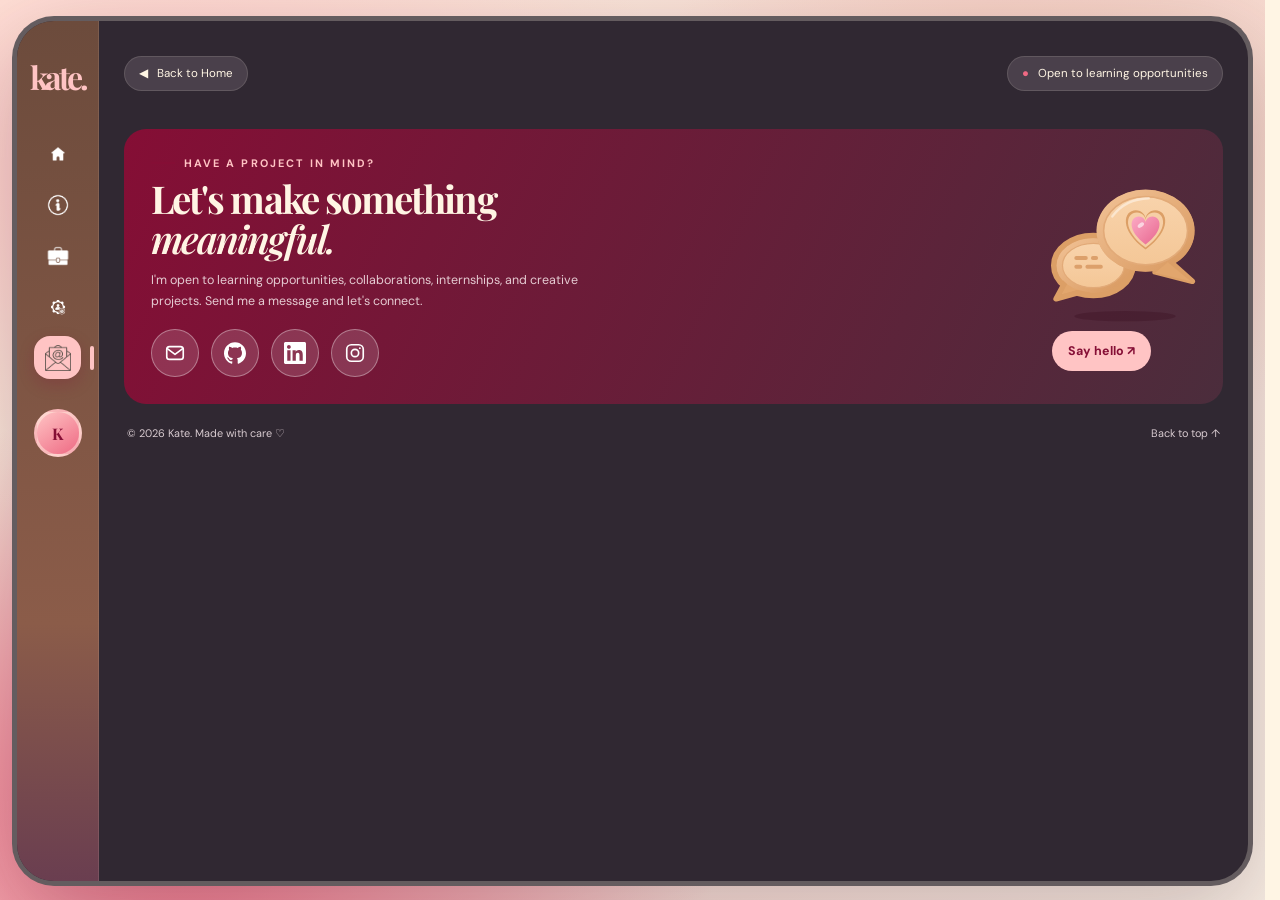
<file: contact.html>
<!doctype html>
<html lang="en">
  <head>
    <meta charset="UTF-8" />
    <meta name="viewport" content="width=device-width, initial-scale=1.0" />
    <meta name="theme-color" content="#850e35" />
    <meta
      name="description"
      content="Kate Tiffany Q. Bautista — UI/UX Designer and Developer portfolio."
    />
    <title>Contact — Kate Tiffany Q. Bautista</title>
    <link rel="preconnect" href="https://fonts.googleapis.com" />
    <link
      href="https://fonts.googleapis.com/css2?family=DM+Sans:wght@400;500;600;700&family=Playfair+Display:ital,wght@0,600;0,700;1,600;1,700&display=swap"
      rel="stylesheet"
    />
    <link
      href="https://fonts.googleapis.com/css2?family=Quicksand:wght@500;600&display=swap"
      rel="stylesheet"
    />
    <script>
      /* browsers without cross-page view transitions get a CSS/JS fade fallback (see portfolio.css) */
      if (!("CSSViewTransitionRule" in window)) document.documentElement.classList.add("no-vt");
    </script>
    <link rel="stylesheet" href="portfolio.css" />
    <style>
      .social-links { display: flex; align-items: center; gap: 12px; flex-wrap: wrap; }
      .social-icon {
        display: inline-flex; align-items: center; justify-content: center;
        width: 48px; height: 48px; border-radius: 50%;
        color: #fff; background: rgba(255, 255, 255, 0.14);
        border: 1px solid rgba(255, 255, 255, 0.35);
        transition: transform 0.2s ease, background 0.2s ease, color 0.2s ease;
      }
      .social-icon svg { width: 22px; height: 22px; }
      .social-icon:hover { background: #f6c9d8; color: #850e35; transform: translateY(-3px); }
      .social-icon:focus-visible { outline: 3px solid #e8a1ba; outline-offset: 3px; }

      /* CHAT-BUBBLE ANIMATION (replaces the big ✳ in the contact card).
         It rests in its idle pose; click / tap it to play: tap the heart -> bounce, once. */
      .contact-card.has-chat:after { content: none; }
      .contact-actions.with-chat { display: flex; flex-direction: column; align-items: center; gap: 4px; }
      .chat-anim {
        --chat-shift: 24px;                         /* nudge to the right */
        background: none; border: 0; padding: 0; margin: 0; cursor: pointer;
        width: 190px; max-width: 100%; line-height: 0;
        transform: translateX(var(--chat-shift));
        -webkit-tap-highlight-color: transparent;
      }
      .chat-anim:focus-visible { outline: 3px solid #e8a1ba; outline-offset: 4px; border-radius: 16px; }
      .chat-anim svg { width: 100%; height: auto; overflow: visible; display: block; transition: transform 0.2s ease; }
      .chat-anim:hover svg { transform: translateY(-3px); }
      .cb-float, .cb-jump, .cb-heart, .cb-spark, .cb-shadow { transform-box: fill-box; }
      @media (max-width: 600px) { .chat-anim { width: 150px; --chat-shift: 14px; } }

      /* resting state: gentle float only */
      .cb-float  { animation: cbFloat 3s ease-in-out infinite; }
      .cb-jump   { transform-origin: 50% 100%; }
      .cb-heart, .cb-spark, .cb-shadow { transform-origin: 50% 50%; }
      .cb-spark, .cb-motion, .cb-dust { opacity: 0; }
      .cb-shadow { opacity: 0.35; }

      /* played once per click: starts just before the heart pops */
      .chat-anim.is-playing .cb-jump   { animation: cbJump 6s ease-in-out -2.5s 1 both; }
      .chat-anim.is-playing .cb-heart  { animation: cbHeart 6s ease-in-out -2.5s 1 both; }
      .chat-anim.is-playing .cb-spark  { animation: cbSpark 6s ease-out -2.5s 1 both; }
      .chat-anim.is-playing .cb-motion { animation: cbMotion 6s ease-in-out -2.5s 1 both; }
      .chat-anim.is-playing .cb-dust   { animation: cbDust 6s ease-out -2.5s 1 both; }
      .chat-anim.is-playing .cb-shadow { animation: cbShadow 6s ease-in-out -2.5s 1 both; }

      @keyframes cbFloat { 0%, 100% { transform: translateY(0); } 50% { transform: translateY(-3px); } }
      @keyframes cbJump {
        0%, 56% { transform: translateY(0) scale(1, 1); }
        59%     { transform: translateY(2px) scale(1.05, 0.94); }
        64%     { transform: translateY(-26px) scale(0.96, 1.05); }
        70%     { transform: translateY(0) scale(1.06, 0.93); }
        74%     { transform: translateY(-9px) scale(0.99, 1.02); }
        78%     { transform: translateY(0) scale(1.03, 0.97); }
        82%, 100% { transform: translateY(0) scale(1, 1); }
      }
      @keyframes cbHeart {
        0%, 46% { transform: scale(1); } 49% { transform: scale(0.84); }
        53% { transform: scale(1.12); } 57%, 100% { transform: scale(1); }
      }
      @keyframes cbSpark {
        0%, 48% { opacity: 0; transform: scale(0.7); }
        51% { opacity: 1; transform: scale(1); }
        58%, 100% { opacity: 0; transform: scale(1.18); }
      }
      @keyframes cbMotion { 0%, 60% { opacity: 0; } 63%, 67% { opacity: 1; } 72%, 100% { opacity: 0; } }
      @keyframes cbDust   { 0%, 68% { opacity: 0; } 71% { opacity: 1; } 78%, 100% { opacity: 0; } }
      @keyframes cbShadow {
        0%, 56% { transform: scale(1); opacity: 0.35; } 64% { transform: scale(0.6); opacity: 0.18; }
        70% { transform: scale(1.08); opacity: 0.42; } 74% { transform: scale(0.85); opacity: 0.28; }
        78%, 100% { transform: scale(1); opacity: 0.35; }
      }
      @media (prefers-reduced-motion: reduce) {
        .cb-float, .chat-anim.is-playing .cb-jump, .chat-anim.is-playing .cb-heart,
        .chat-anim.is-playing .cb-spark, .chat-anim.is-playing .cb-motion, .chat-anim.is-playing .cb-dust,
        .chat-anim.is-playing .cb-shadow { animation: none; }
        .chat-anim svg { transition: none; }
      }
    </style>
  </head>
  <body id="top" data-page="contact">
    <div class="dashboard">
      <aside class="sidebar" aria-label="Portfolio navigation">
        <div class="sidebar-inner">
          <a class="logo" href="index.html" data-section="home" aria-label="Home">kate.</a>
          <nav class="side-nav">
            <a href="index.html" data-section="home" aria-label="Home" title="Home"><img src="Home.png" alt="" /></a>
            <a href="about.html" data-section="about" aria-label="About" title="About"><img src="About.png" alt="" /></a>
            <a href="work.html" data-section="work" aria-label="Work" title="Work"><img src="Work.png" alt="" /></a>
            <a href="skills.html" data-section="skills" aria-label="Skills" title="Skills"><img src="Skills.png" alt="" /></a>
            <a class="active" aria-current="page" href="contact.html" data-section="contact" aria-label="Contact" title="Contact"><img src="Contact.png" alt="" /></a>
          </nav>
          <div class="avatar-mini" aria-label="Kate initials">K</div>
        </div>
      </aside>

      <main class="content">
        <div class="content-top">
          <a class="back-link" href="index.html" data-section="home"
            >◀ &nbsp; Back to Home</a
          >
          <span class="status-pill"
            ><span>●</span> Open to learning opportunities</span
          >
        </div>

        <section id="contact" class="section-block">
          <div class="contact-card has-chat reveal">
            <div>
              <div class="eyebrow" style="color: var(--blush)">
                Have a project in mind?
              </div>
              <h2>Let's make something <em>meaningful.</em></h2>
              <p>
                I'm open to learning opportunities, collaborations, internships,
                and creative projects. Send me a message and let's connect.
              </p>
              <div class="social-links" style="margin-top: 16px">
                <a class="social-icon" href="mailto:katetiffanybautista@gmail.com" aria-label="Email Kate" title="Email">
                  <svg viewBox="0 0 24 24" fill="none" stroke="currentColor" stroke-width="1.8" stroke-linecap="round" stroke-linejoin="round" aria-hidden="true"><rect x="3" y="5" width="18" height="14" rx="3"/><path d="m4 7.5 8 6 8-6"/></svg>
                </a>
                <a class="social-icon" href="https://github.com/katetiffanyquintobautista-cmd/" target="_blank" rel="noopener noreferrer" aria-label="Kate on GitHub" title="GitHub">
                  <svg viewBox="0 0 24 24" fill="currentColor" aria-hidden="true"><path d="M12 .297c-6.63 0-12 5.373-12 12 0 5.303 3.438 9.8 8.205 11.385.6.113.82-.258.82-.577 0-.285-.01-1.04-.015-2.04-3.338.724-4.042-1.61-4.042-1.61C4.422 18.07 3.633 17.7 3.633 17.7c-1.087-.744.084-.729.084-.729 1.205.084 1.838 1.236 1.838 1.236 1.07 1.835 2.809 1.305 3.495.998.108-.776.417-1.305.76-1.605-2.665-.3-5.466-1.332-5.466-5.93 0-1.31.465-2.38 1.235-3.22-.135-.303-.54-1.523.105-3.176 0 0 1.005-.322 3.3 1.23.96-.267 1.98-.399 3-.405 1.02.006 2.04.138 3 .405 2.28-1.552 3.285-1.23 3.285-1.23.645 1.653.24 2.873.12 3.176.765.84 1.23 1.91 1.23 3.22 0 4.61-2.805 5.625-5.475 5.921.42.36.81 1.096.81 2.22 0 1.606-.015 2.896-.015 3.286 0 .315.21.69.825.57C20.565 22.092 24 17.592 24 12.297c0-6.627-5.373-12-12-12"/></svg>
                </a>
                <a class="social-icon" href="https://www.linkedin.com/in/YOUR-USERNAME/" target="_blank" rel="noopener noreferrer" aria-label="Kate on LinkedIn" title="LinkedIn">
                  <svg viewBox="0 0 24 24" fill="currentColor" aria-hidden="true"><path d="M20.447 20.452h-3.554v-5.569c0-1.328-.027-3.037-1.852-3.037-1.853 0-2.136 1.445-2.136 2.939v5.667H9.351V9h3.414v1.561h.046c.477-.9 1.637-1.85 3.37-1.85 3.601 0 4.267 2.37 4.267 5.455v6.286zM5.337 7.433c-1.144 0-2.063-.926-2.063-2.065 0-1.138.92-2.063 2.063-2.063 1.14 0 2.064.925 2.064 2.063 0 1.139-.925 2.065-2.064 2.065zm1.782 13.019H3.555V9h3.564v11.452zM22.225 0H1.771C.792 0 0 .774 0 1.729v20.542C0 23.227.792 24 1.771 24h20.451C23.2 24 24 23.227 24 22.271V1.729C24 .774 23.2 0 22.222 0h.003z"/></svg>
                </a>
                <a class="social-icon" href="https://www.instagram.com/rable_tiff/" target="_blank" rel="noopener noreferrer" aria-label="Kate on Instagram" title="Instagram">
                  <svg viewBox="0 0 24 24" fill="none" stroke="currentColor" stroke-width="1.8" stroke-linecap="round" stroke-linejoin="round" aria-hidden="true"><rect x="3" y="3" width="18" height="18" rx="5"/><circle cx="12" cy="12" r="4"/><circle cx="17.3" cy="6.7" r="1" fill="currentColor" stroke="none"/></svg>
                </a>
              </div>
            </div>
            <div class="contact-actions with-chat">
              <button type="button" class="chat-anim" id="chatAnim" aria-label="Click to play the chat bubble animation" title="Click me!">
                <svg viewBox="0 0 240 210" aria-hidden="true">
                  <defs>
                    <linearGradient id="cbRim" x1="0" y1="0" x2="1" y2="1"><stop offset="0" stop-color="#f2c397"/><stop offset="1" stop-color="#d7975d"/></linearGradient>
                    <linearGradient id="cbFace" x1="0" y1="0" x2="0" y2="1"><stop offset="0" stop-color="#f8d3ab"/><stop offset="1" stop-color="#f4c797"/></linearGradient>
                    <linearGradient id="cbPink" x1="0" y1="0" x2="1" y2="1"><stop offset="0" stop-color="#fbaac4"/><stop offset="1" stop-color="#e8668f"/></linearGradient>
                    <path id="cbHeartShape" d="M0 14 C-22 -2 -18 -18 -8 -18 C-3 -18 0 -14 0 -11 C0 -14 3 -18 8 -18 C18 -18 22 -2 0 14 Z"/>
                  </defs>

                  <ellipse class="cb-shadow" cx="120" cy="196" rx="64" ry="6.5" fill="#3a0f22"/>

                  <g class="cb-jump"><g class="cb-float">
                    <!-- back bubble -->
                    <g fill="url(#cbRim)" stroke="#dc9f66" stroke-width="7" stroke-linejoin="round">
                      <ellipse cx="80" cy="132" rx="50" ry="38"/><polygon points="46,150 33,174 76,162" fill="#e2a66d"/>
                    </g>
                    <ellipse cx="80" cy="132" rx="46" ry="34" fill="url(#cbRim)"/>
                    <ellipse cx="80" cy="132" rx="39" ry="28" fill="url(#cbFace)" stroke="#e2aa78" stroke-width="1.5"/>
                    <g fill="#dca06b"><rect x="56" y="120" width="17" height="5" rx="2.5"/><rect x="77" y="120" width="9" height="5" rx="2.5"/><rect x="56" y="131" width="10" height="5" rx="2.5"/><rect x="70" y="131" width="22" height="5" rx="2.5"/></g>
                    <!-- front bubble -->
                    <g fill="url(#cbRim)" stroke="#dc9f66" stroke-width="7" stroke-linejoin="round">
                      <ellipse cx="146" cy="88" rx="58" ry="48"/><polygon points="176,126 205,152 158,140" fill="#e2a66d"/>
                    </g>
                    <ellipse cx="146" cy="88" rx="62" ry="52" fill="url(#cbRim)"/>
                    <polygon points="174,128 203,152 158,141" fill="#e2a66d"/>
                    <ellipse cx="146" cy="88" rx="53" ry="43" fill="url(#cbFace)" stroke="#e2aa78" stroke-width="2"/>
                    <path d="M104 70 Q120 48 150 47" fill="none" stroke="#fff" stroke-opacity=".45" stroke-width="3" stroke-linecap="round"/>
                    <g transform="translate(146 90)">
                      <g class="cb-heart">
                        <use href="#cbHeartShape" transform="scale(1.55)" fill="#dc9f66"/>
                        <use href="#cbHeartShape" transform="scale(1.38)" fill="#f6cfa6"/>
                        <use href="#cbHeartShape" transform="scale(1.1)" fill="url(#cbPink)"/>
                        <ellipse cx="-6" cy="-9" rx="4.5" ry="2.6" transform="rotate(-35 -6 -9)" fill="#fff" fill-opacity=".6"/>
                      </g>
                    </g>
                  </g></g>

                  <!-- sparkle lines when clicked -->
                  <g class="cb-spark" stroke="#8b6a58" stroke-width="2.4" stroke-linecap="round" fill="none">
                    <path d="M96 38 l-8 -6 M104 30 l-3 -9 M88 48 l-10 -2"/>
                    <path d="M196 36 l7 -7 M188 28 l2 -9 M204 46 l10 -1"/>
                  </g>


                  <!-- motion lines + dust when it bounces -->
                  <g class="cb-motion" stroke="#8b6a58" stroke-width="2.2" stroke-linecap="round" fill="none">
                    <path d="M82 30 q-9 9 -7 22 M92 22 q-8 6 -8 14"/>
                    <path d="M214 38 q9 8 6 22 M204 28 q8 5 9 13"/>
                  </g>
                  <g class="cb-dust" stroke="#8b6a58" stroke-width="2.2" stroke-linecap="round" fill="none">
                    <path d="M64 192 q-9 -4 -14 2 M74 186 q-5 -8 -12 -6"/>
                    <path d="M176 192 q9 -4 14 2 M166 186 q5 -8 12 -6"/>
                  </g>
                </svg>
              </button>
              <a
                class="btn"
                id="emailButton"
                href="mailto:katetiffanybautista@gmail.com?subject=Hello%20Kate"
                >Say hello ↗</a
              >
            </div>
          </div>
        </section>

        <footer>
          <span>© <span id="year"></span> Kate. Made with care ♡</span
          ><a href="#top">Back to top ↑</a>
        </footer>
      </main>
    </div>
    <div class="hello-modal" id="helloModal" role="dialog" aria-modal="true" aria-labelledby="helloTitle" aria-hidden="true">
      <div class="hello-box" id="helloBox">
        <button type="button" class="hello-close" id="helloClose" aria-label="Close">&times;</button>

        <form class="hello-form" id="helloForm" novalidate>
          <p class="hello-eyebrow">Say hello</p>
          <h3 id="helloTitle">Leave me a <em>little note.</em></h3>
          <p class="hello-sub">A letter, a kind word, or an idea — I'd love to read it.</p>

          <span class="hello-label">I'm sending a…</span>
          <div class="hello-kinds" role="radiogroup" aria-label="Type of message">
            <span><input type="radio" name="kind" id="kind1" value="Letter" checked /><label for="kind1">💌 Letter</label></span>
            <span><input type="radio" name="kind" id="kind2" value="Appreciation" /><label for="kind2">🌸 Appreciation</label></span>
            <span><input type="radio" name="kind" id="kind3" value="Feedback" /><label for="kind3">✨ Feedback</label></span>
            <span><input type="radio" name="kind" id="kind4" value="Idea" /><label for="kind4">🍓 Idea</label></span>
          </div>

          <label class="hello-label" for="helloName">Your name <span style="font-weight:400;opacity:.7">(optional)</span></label>
          <input class="hello-field" id="helloName" name="name" type="text" maxlength="60" placeholder="e.g. Maria" autocomplete="name" />

          <label class="hello-label" for="helloMsg">Your message</label>
          <textarea class="hello-field" id="helloMsg" name="message" maxlength="1000" placeholder="Write your letter or appreciation here…"></textarea>
          <div class="hello-count"><span id="helloCount">0</span> / 1000</div>
          <p class="hello-error" id="helloError" role="alert"></p>

          <div class="hello-actions">
            <button type="submit" class="hello-send" id="helloSend">Send with love ♡</button>
            <button type="button" class="hello-cancel" id="helloCancel">Cancel</button>
          </div>
        </form>

        <div class="hello-thanks" id="helloThanks">
          <span class="heart">💌</span>
          <h3>Thank you!</h3>
          <p class="hello-sub" id="helloThanksText">Your note means a lot.</p>
          <div class="hello-actions" style="justify-content:center">
            <button type="button" class="hello-cancel" id="helloDone">Close</button>
          </div>
        </div>
      </div>
    </div>
    <script src="portfolio.js"></script>
    <script>
      /* the bubbles rest until someone clicks / taps them; then the tap the heart -> bounce plays once */
      (function () {
        var b = document.getElementById("chatAnim");
        if (!b) return;
        var timer;
        b.addEventListener("click", function () {
          b.classList.remove("is-playing");
          void b.offsetWidth;                 /* restart if clicked again mid-animation */
          b.classList.add("is-playing");
          clearTimeout(timer);
          timer = setTimeout(function () { b.classList.remove("is-playing"); }, 3600);
        });
      })();
    </script>
  </body>
</html>
</file>
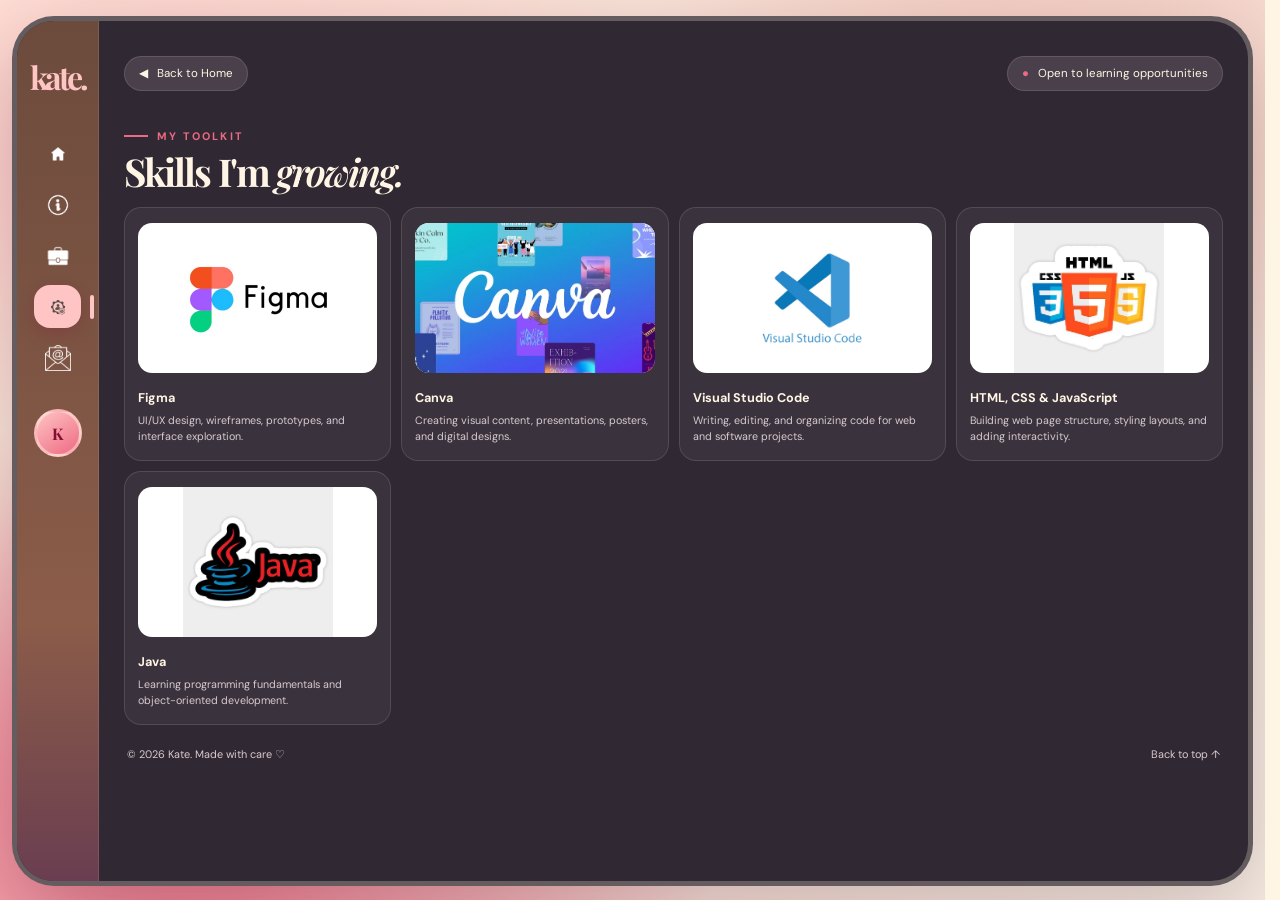
<file: skills.html>
<!doctype html>
<html lang="en">
  <head>
    <meta charset="UTF-8" />
    <meta name="viewport" content="width=device-width, initial-scale=1.0" />
    <meta name="theme-color" content="#850e35" />
    <meta
      name="description"
      content="Kate Tiffany Q. Bautista — UI/UX Designer and Developer portfolio."
    />
    <title>Skills — Kate Tiffany Q. Bautista</title>
    <link rel="preconnect" href="https://fonts.googleapis.com" />
    <link
      href="https://fonts.googleapis.com/css2?family=DM+Sans:wght@400;500;600;700&family=Playfair+Display:ital,wght@0,600;0,700;1,600;1,700&display=swap"
      rel="stylesheet"
    />
    <link
      href="https://fonts.googleapis.com/css2?family=Quicksand:wght@500;600&display=swap"
      rel="stylesheet"
    />
    <script>
      /* browsers without cross-page view transitions get a CSS/JS fade fallback (see portfolio.css) */
      if (!("CSSViewTransitionRule" in window)) document.documentElement.classList.add("no-vt");
    </script>
    <link rel="stylesheet" href="portfolio.css" />
    <style>
      .skill-image-wrap { width: 100%; height: 150px; display: flex; align-items: center; justify-content: center; overflow: hidden; margin: 0 auto 1rem; border-radius: 14px; background: #fff; }
      .skill-image-wrap img { display: block; width: 100%; height: 100%; object-fit: contain; }
      .skill-image-wrap.wide img { object-fit: cover; }
      .skill h3 { margin-top: .25rem; }
      @media (max-width: 520px) { .skill-image-wrap { height: 125px; } }
    </style>

  </head>
  <body id="top" data-page="skills">
    <div class="dashboard">
      <aside class="sidebar" aria-label="Portfolio navigation">
        <div class="sidebar-inner">
          <a class="logo" href="index.html" data-section="home" aria-label="Home">kate.</a>
          <nav class="side-nav">
            <a href="index.html" data-section="home" aria-label="Home" title="Home"><img src="Home.png" alt="" /></a>
            <a href="about.html" data-section="about" aria-label="About" title="About"><img src="About.png" alt="" /></a>
            <a href="work.html" data-section="work" aria-label="Work" title="Work"><img src="Work.png" alt="" /></a>
            <a class="active" aria-current="page" href="skills.html" data-section="skills" aria-label="Skills" title="Skills"><img src="Skills.png" alt="" /></a>
            <a href="contact.html" data-section="contact" aria-label="Contact" title="Contact"><img src="Contact.png" alt="" /></a>
          </nav>
          <div class="avatar-mini" aria-label="Kate initials">K</div>
        </div>
      </aside>

      <main class="content">
        <div class="content-top">
          <a class="back-link" href="index.html" data-section="home"
            >◀ &nbsp; Back to Home</a
          >
          <span class="status-pill"
            ><span>●</span> Open to learning opportunities</span
          >
        </div>

        <section id="skills" class="section-block">
          <div class="section-heading reveal">
            <div>
              <div class="eyebrow">My toolkit</div>
              <h2>Skills I'm <em>growing.</em></h2>
            </div>
           
          </div>
          <div class="skills-grid">
            <article class="skill reveal">
              <div class="skill-image-wrap"><img src="figma.png" alt="Figma logo" loading="lazy" /></div>
              <h3>Figma</h3>
              <p>UI/UX design, wireframes, prototypes, and interface exploration.</p>
            </article>
            <article class="skill reveal delay-1">
              <div class="skill-image-wrap wide"><img src="canva.png" alt="Canva design platform banner" loading="lazy" /></div>
              <h3>Canva</h3>
              <p>Creating visual content, presentations, posters, and digital designs.</p>
            </article>
            <article class="skill reveal delay-2">
              <div class="skill-image-wrap"><img src="vscode.png" alt="Visual Studio Code logo" loading="lazy" /></div>
              <h3>Visual Studio Code</h3>
              <p>Writing, editing, and organizing code for web and software projects.</p>
            </article>
            <article class="skill reveal">
              <div class="skill-image-wrap"><img src="webdev.png" alt="HTML, CSS, and JavaScript logos" loading="lazy" /></div>
              <h3>HTML, CSS &amp; JavaScript</h3>
              <p>Building web page structure, styling layouts, and adding interactivity.</p>
            </article>
            <article class="skill reveal delay-1">
              <div class="skill-image-wrap"><img src="java.png" alt="Java programming language logo" loading="lazy" /></div>
              <h3>Java</h3>
              <p>Learning programming fundamentals and object-oriented development.</p>
            </article>
          </div>
        </section>

        <footer>
          <span>© <span id="year"></span> Kate. Made with care ♡</span
          ><a href="#top">Back to top ↑</a>
        </footer>
      </main>
    </div>

    <script src="portfolio.js"></script>
  </body>
</html>
</file>
<file: portfolio.css>
/* ===================================================================
   portfolio.css — shared by index, about, work, skills and contact.
   Taken from the <style> block in index.html (unchanged apart from the
   two notes marked in comments + the project row + the final section).
   =================================================================== */
:root {
  --wine: #850e35;
  --pink: #ee6983;
  --blush: #ffc4c4;
  --cream: #fff5e4;
  --dark: #302832;
  --dark2: #3a323c;
  --muted: #d8cbd0;
  --gold: #ffc4c4;
  --line: rgba(255, 245, 228, 0.13);
  --shadow: 0 28px 90px rgba(48, 25, 38, 0.23);
}
* {
  box-sizing: border-box;
}
html {
  scroll-behavior: smooth;
  scroll-padding-top: 24px;
}
body {
  margin: 0;
  background: var(--cream);
  font-family: "DM Sans", sans-serif;
  color: var(--cream);
  padding: 16px 12px 14px;
  min-height: 100vh;
  overflow-x: hidden;
}
body:before {
  content: "";
  position: fixed;
  inset: 0;
  z-index: -2;
  background:
    radial-gradient(ellipse at 12% 18%, #ffc4c4 0, transparent 34%),
    radial-gradient(ellipse at 82% 16%, #f4c9ba 0, transparent 28%),
    radial-gradient(ellipse at 14% 90%, #ee6983 0, transparent 35%),
    linear-gradient(120deg, #fff5e4, #f8d9d2 55%, #f9eee4);
}
a {
  color: inherit;
  text-decoration: none;
}
button {
  font: inherit;
}
.page-meta {
  width: min(1480px, 100%);
  margin: 0 auto 18px;
  display: flex;
  justify-content: space-between;
  align-items: center;
  color: var(--cream);
  font-size: 0.78rem;
  text-shadow: 0 1px 8px #6d4050;
}
.page-number {
  font-family: "Playfair Display", serif;
  font-size: 1.3rem;
  font-weight: 700;
}
.credit {
  border: 1px solid rgba(255, 255, 255, 0.55);
  border-radius: 30px;
  padding: 6px 14px;
  font-size: 0.68rem;
}
.dashboard {
  width: min(1480px, 100%);
  margin: auto;
  background: var(--dark);
  border: 5px solid rgba(255, 245, 228, 0.25);
  border-radius: 42px;
  overflow: clip;
  display: grid;
  grid-template-columns: 82px minmax(0, 1fr);
  min-height: 700px;
  box-shadow: var(--shadow);
  position: relative;
}
.sidebar {
  background: linear-gradient(180deg, #6c4b3c, #8b5c49 70%, #6a3e50);
  border-right: 1px solid rgba(255, 245, 228, 0.1);
}
.sidebar-inner {
  position: sticky;
  top: 0;
  height: calc(100vh - 40px); /* 100vh minus body padding (30px) and dashboard border (10px): no phantom scroll on short pages */
  min-height: 520px;
  display: flex;
  align-items: center;
  flex-direction: column;
  padding: 24px 12px;
  gap: 20px;
}
.logo {
  font-family: "Playfair Display", serif;
  font-size: 2rem;
  font-weight: 700;
  color: var(--blush);
  margin: 0 0 14px;
  letter-spacing: -0.1em;
}
.side-nav {
  display: flex;
  flex-direction: column;
  gap: 8px;
  width: 100%;
  align-items: center;
}
.side-nav a {
  width: 47px;
  height: 43px;
  border-radius: 15px;
  display: grid;
  place-items: center;
  color: #ffd5d8;
  font-size: 1.18rem;
  transition: 0.25s;
  position: relative;
}
.side-nav a:hover,
.side-nav a.active {
  background: var(--pink);
  color: var(--wine);
  transform: translateX(2px);
}
.side-nav a.active:after {
  content: "";
  position: absolute;
  right: -13px;
  width: 4px;
  height: 24px;
  border-radius: 5px;
  background: var(--blush);
}
.avatar-mini {
  width: 48px;
  height: 48px;
  border-radius: 50%;
  background: linear-gradient(145deg, var(--blush), var(--pink));
  color: var(--wine);
  display: grid;
  place-items: center;
  font-family: "Playfair Display", serif;
  font-weight: 700;
  border: 3px solid rgba(255, 245, 228, 0.45);
  margin-top: 10px;
}
.sidebar-bottom {
  margin-top: auto;
  display: flex;
  flex-direction: column;
  gap: 10px;
}
.sidebar-bottom a {
  font-size: 0.9rem;
  color: #ffd5d8;
  padding: 9px;
}
.content {
  min-width: 0;
  padding: 25px 25px 26px;
}
.content-top {
  display: flex;
  justify-content: space-between;
  align-items: center;
  gap: 16px;
  margin-bottom: 20px;
}
.back-link,
.status-pill {
  background: #4a404b;
  border: 1px solid var(--line);
  border-radius: 99px;
  padding: 9px 14px;
  font-size: 0.72rem;
  color: var(--cream);
}
.back-link:hover {
  background: var(--wine);
}
.status-pill span {
  color: var(--pink);
  margin-right: 6px;
}
.hero-layout {
  display: grid;
  grid-template-columns: minmax(0, 1.45fr) minmax(230px, 0.8fr);
  gap: 18px;
  align-items: stretch;
}
.hero-main {
  min-height: 490px;
  border-radius: 30px;
  overflow: hidden;
  position: relative;
  background: linear-gradient(
    150deg,
    #f9d8c7 0%,
    #ee6983 48%,
    #850e35 100%
  );
  color: var(--wine);
  isolation: isolate;
}
.hero-main:before {
  content: "";
  position: absolute;
  inset: 0;
  background:
    radial-gradient(
      circle at 25% 15%,
      rgba(255, 245, 228, 0.95),
      transparent 30%
    ),
    linear-gradient(130deg, transparent 35%, rgba(133, 14, 53, 0.15));
  z-index: -1;
}
.hero-main:after {
  content: "";
  position: absolute;
  right: -80px;
  bottom: -110px;
  width: 340px;
  height: 340px;
  border-radius: 50%;
  border: 1px solid rgba(255, 245, 228, 0.45);
  box-shadow:
    0 0 0 24px rgba(255, 245, 228, 0.07),
    0 0 0 54px rgba(255, 245, 228, 0.05);
  z-index: -1;
}
.hero-copy {
  padding: 35px 32px;
  position: relative;
  z-index: 3;
  max-width: 580px;
}
.eyebrow {
  font-size: 0.68rem;
  text-transform: uppercase;
  letter-spacing: 0.19em;
  font-weight: 700;
  color: var(--wine);
  display: flex;
  align-items: center;
  gap: 9px;
}
.eyebrow:before {
  content: "";
  width: 24px;
  height: 2px;
  background: var(--wine);
}
h1,
h2,
h3,
p {
  margin-top: 0;
}
h1,
h2,
.serif {
  font-family: "Playfair Display", Georgia, serif;
}
h1 {
  font-size: clamp(2.7rem, 5vw, 4.8rem);
  letter-spacing: -0.065em;
  line-height: 0.98;
  margin: 17px 0 16px;
  max-width: 570px;
}
h1 em,
h2 em {
  color: var(--cream);
  font-weight: 600;
}
.hero-copy p {
  max-width: 400px;
  line-height: 1.75;
  color: #fff8ef;
  font-size: 0.92rem;
}
.actions {
  display: flex;
  flex-wrap: wrap;
  gap: 9px;
  margin-top: 23px;
}
.btn {
  border: 0;
  display: inline-flex;
  align-items: center;
  justify-content: center;
  gap: 8px;
  padding: 12px 16px;
  border-radius: 99px;
  font-size: 0.78rem;
  font-weight: 700;
  cursor: pointer;
  transition:
    transform 0.25s,
    box-shadow 0.25s;
}
.btn:hover {
  transform: translateY(-3px);
  box-shadow: 0 10px 25px #6b294332;
}
.btn-primary {
  background: var(--wine);
  color: var(--cream);
}
.btn-light {
  background: rgba(255, 245, 228, 0.72);
  color: var(--wine);
  border: 1px solid rgba(133, 14, 53, 0.15);
}
.hero-photo {
 position: absolute;   /* nakalutang sa loob ng hero */
right: 0%;            /* layo mula sa kanang gilid */
bottom: 0;            /* layo mula sa ibabang gilid */
height: 95%;          /* SIZE: taas ng larawan */
max-width: 50%;
object-fit: cover;
object-position: top;
z-index: 1;
}
.float-chip {
  position: absolute;
  z-index: 4;
  background: rgba(255, 245, 228, 0.9);
  border-radius: 15px;
  padding: 11px 13px;
  box-shadow: 0 10px 30px #6d253c2e;
  font-size: 0.68rem;
  color: var(--wine);
  animation: float 5s ease-in-out infinite;
}
.float-chip strong {
  display: block;
  font-size: 0.83rem;
  margin-top: 4px;
}
.chip-one {
  right: 18px;
  top: 22px;
}
.chip-two {
 left: 500px;
bottom: 22px;
animation-delay: -2s;
}
.right-column {
  display: flex;
  flex-direction: column;
  gap: 14px;
}
.panel {
  background: var(--dark2);
  border: 1px solid var(--line);
  border-radius: 23px;
  padding: 20px;
  min-width: 0;
  position: relative;
  transform: translateY(0) scale(1);
  transform-origin: center;
  transition: transform 240ms ease, border-color 240ms ease,
    box-shadow 240ms ease, background-color 240ms ease;
  will-change: transform;
  -webkit-tap-highlight-color: transparent;
}
/* Right-column panels gently lift when hovered or tapped. */
.right-column .panel:hover,
.right-column .panel:focus-within {
  transform: translateY(-6px) scale(1.015);
  border-color: rgba(255, 196, 196, 0.65);
  box-shadow: 0 14px 32px rgba(238, 105, 131, 0.16);
}
.right-column .panel:active {
  transform: translateY(-2px) scale(0.985);
  box-shadow: 0 5px 14px rgba(238, 105, 131, 0.12);
}
@media (prefers-reduced-motion: reduce) {
  .panel { transition: none; }
}
.panel-title {
  display: flex;
  justify-content: space-between;
  gap: 10px;
  align-items: center;
  margin-bottom: 14px;
}
.panel-title h3 {
  font-size: 0.95rem;
  margin: 0;
  color: var(--cream);
}
.tiny-icons {
  color: var(--pink);
  letter-spacing: 0.18em;
}
.location {
  font-size: 0.75rem;
  color: var(--muted);
  line-height: 1.55;
}
.location strong {
  color: var(--cream);
  display: block;
  font-size: 1rem;
  margin-bottom: 3px;
}
.music-box {
  background: #5b464e;
  border: 1px solid #a27b7c;
  border-radius: 15px;
  padding: 11px;
}
.music-screen {
  height: 105px;
  background: linear-gradient(
    135deg,
    var(--pink),
    var(--blush),
    var(--wine)
  );
  border-radius: 10px;
  display: grid;
  place-items: center;
  color: var(--cream);
  font-family: "Playfair Display", serif;
  font-size: 1.4rem;
  letter-spacing: -0.05em;
}
.music-screen span {
  font-style: italic;
}
.music-controls {
  display: flex;
  align-items: center;
  justify-content: space-around;
  color: var(--blush);
  padding-top: 12px;
  font-size: 1.1rem;
}
/* Interactive Creative Space */
.creative-playground {
  position: relative;
  overflow: hidden;
  min-height: 176px;
  padding: 14px;
  border-radius: 17px;
  border: 1px solid rgba(255, 196, 196, 0.4);
  background: linear-gradient(145deg, #f8c7d0, #e9b9d0 52%, #c8b9e8);
  color: #51233e;
  isolation: isolate;
  transition: background 350ms ease, transform 250ms ease;
}
.creative-playground.vibe-two {
  background: linear-gradient(145deg, #f8d8a8, #f6b8bd 55%, #d9c5f3);
}
.creative-playground.vibe-three {
  background: linear-gradient(145deg, #c8e8d2, #b9d9ed 55%, #e8c5e7);
}
.creative-playground:after {
  content: "";
  position: absolute;
  width: 150px;
  height: 150px;
  right: -50px;
  bottom: -75px;
  border: 1px solid rgba(255,255,255,.6);
  border-radius: 50%;
  box-shadow: 0 0 0 14px rgba(255,255,255,.1), 0 0 0 29px rgba(255,255,255,.08);
  z-index: -1;
}
.creative-topline {
  display: flex;
  align-items: center;
  justify-content: space-between;
  gap: 8px;
  font-size: .62rem;
  font-weight: 700;
  letter-spacing: .1em;
  text-transform: uppercase;
}
.creative-live-dot { width: 7px; height: 7px; display: inline-block; border-radius: 50%; background: #6aaf84; margin-right: 4px; box-shadow: 0 0 0 4px rgba(106,175,132,.18); }
.creative-idea { margin: 13px 0 3px; font-family: "Playfair Display", serif; font-size: 1.18rem; line-height: 1.12; }
.creative-subtitle { margin: 0; max-width: 185px; font-size: .67rem; line-height: 1.45; color: rgba(81,35,62,.82); }
.creative-sticker { position: absolute; display: grid; place-items: center; border: 1px solid rgba(255,255,255,.8); background: rgba(255,255,255,.48); backdrop-filter: blur(5px); box-shadow: 0 7px 18px rgba(92,39,74,.12); }
.sticker-star { right: 18px; top: 46px; width: 42px; height: 42px; border-radius: 15px; font-size: 1.35rem; animation: stickerFloat 3s ease-in-out infinite; transform: rotate(9deg); }
.sticker-heart { right: 58px; bottom: 18px; width: 34px; height: 34px; border-radius: 50%; font-size: 1.05rem; animation: stickerFloat 3.6s ease-in-out infinite reverse; }
.sticker-flower { right: 15px; bottom: 16px; font-size: 1.3rem; animation: flowerSpin 12s linear infinite; }
@keyframes stickerFloat { 0%,100% { translate: 0 0; } 50% { translate: 0 -7px; } }
@keyframes flowerSpin { to { rotate: 360deg; } }
@keyframes stickerPop { 0% { transform: scale(.55) rotate(-18deg); opacity: .35; } 65% { transform: scale(1.18) rotate(8deg); opacity: 1; } 100% { transform: scale(1) rotate(0); opacity: 1; } }
.creative-sticker.is-changing, .sticker-flower.is-changing { animation: stickerPop 420ms cubic-bezier(.2,.8,.2,1) both; }
.creative-footer { display: flex; align-items: center; justify-content: space-between; gap: 8px; margin-top: 11px; }
.creative-swatches { display: flex; gap: 5px; }
.creative-swatch { width: 13px; height: 13px; border-radius: 50%; border: 1px solid rgba(81,35,62,.2); }
.creative-shuffle { border: 1px solid rgba(255,196,196,.55); background: #5b414f; color: #fff5e4; border-radius: 999px; padding: 7px 10px; font-size: .65rem; font-weight: 700; cursor: pointer; transition: transform 180ms ease, background 180ms ease; }
.creative-shuffle:hover { transform: translateY(-2px) rotate(-1deg); background: var(--pink); color: var(--wine); }
.creative-shuffle:active { transform: scale(.96); }
.creative-shuffle:focus-visible { outline: 2px solid var(--blush); outline-offset: 3px; }
@media (prefers-reduced-motion: reduce) { .sticker-star, .sticker-heart, .sticker-flower { animation: none; } .creative-playground, .creative-shuffle { transition: none; } }
.years {
  display: flex;
  align-items: center;
  justify-content: space-between;
  gap: 10px;
}
.years small {
  display: block;
  color: var(--muted);
  font-size: 0.7rem;
  margin-bottom: 5px;
}
.years strong {
  font-family: "Playfair Display", serif;
  font-size: 2rem;
  letter-spacing: -0.04em;
}
.clock {
  width: 47px;
  height: 47px;
  border-radius: 50%;
  background: var(--pink);
  color: var(--wine);
  display: grid;
  place-items: center;
  font-size: 1.25rem;
  flex-shrink: 0;
}
.about-strip {
  margin-top: 18px;
  display: grid;
  grid-template-columns: 1fr 1fr 1fr;
  gap: 12px;
}
.mini-panel {
  background: var(--dark2);
  border: 1px solid var(--line);
  border-radius: 18px;
  padding: 17px;
  position: relative;
  transform: translateY(0) scale(1);
  transition: transform 240ms ease, border-color 240ms ease,
    box-shadow 240ms ease, background-color 240ms ease;
  -webkit-tap-highlight-color: transparent;
}
/* The lower Design Focus, Development, and Approach cards also move. */
.about-strip .mini-panel:hover,
.about-strip .mini-panel:focus-within {
  transform: translateY(-6px) scale(1.02);
  border-color: rgba(255, 196, 196, 0.65);
  box-shadow: 0 14px 30px rgba(238, 105, 131, 0.16);
}
.about-strip .mini-panel:active {
  transform: translateY(-2px) scale(0.985);
  box-shadow: 0 5px 14px rgba(238, 105, 131, 0.12);
}
@media (prefers-reduced-motion: reduce) {
  .mini-panel { transition: none; }
}
.mini-panel small {
  display: block;
  color: var(--pink);
  font-size: 0.64rem;
  text-transform: uppercase;
  letter-spacing: 0.12em;
  margin-bottom: 7px;
}
.mini-panel strong {
  font-size: 0.9rem;
}
.section-block {
  margin-top: 28px;
  scroll-margin-top: 20px;
}
.section-heading {
  display: flex;
  align-items: end;
  justify-content: space-between;
  gap: 20px;
  margin-bottom: 15px;
}
.section-heading .eyebrow {
  color: var(--pink);
}
.section-heading .eyebrow:before {
  background: var(--pink);
}
h2 {
  font-size: clamp(1.8rem, 3vw, 2.7rem);
  letter-spacing: -0.05em;
  line-height: 1.03;
  margin: 9px 0 0;
  color: var(--cream);
}
.section-description {
  color: var(--muted);
  font-size: 0.78rem;
  line-height: 1.65;
  max-width: 330px;
  margin: 0;
}
.about-card {
  display: grid;
  grid-template-columns: 0.72fr 1.28fr;
  gap: 20px;
  background: var(--dark2);
  border: 1px solid var(--line);
  border-radius: 22px;
  padding: 22px;
}
.quote-card {
  border-radius: 17px;
  background: linear-gradient(145deg, var(--wine), #a74b68);
  padding: 22px;
  display: flex;
  flex-direction: column;
  justify-content: space-between;
  min-height: 190px;
}
.quote-card .quote {
  font-family: "Playfair Display", serif;
  font-size: 1.6rem;
  line-height: 1.18;
}
.quote-card small {
  color: var(--blush);
}
.quote-card .quote-photo {
  display: block;
  width: 100%;
  max-width: 260px;
  height: auto;
  aspect-ratio: 1 / 1;
  object-fit: contain;
  flex-shrink: 0;
  margin: 0 auto 18px;
  filter: drop-shadow(0 10px 18px rgba(0, 0, 0, 0.28));
}
.about-text {
  color: var(--muted);
  font-size: 0.82rem;
  line-height: 1.8;
}
.about-text p:last-of-type {
  margin-bottom: 10px;
}
.tags {
  display: flex;
  flex-wrap: wrap;
  gap: 7px;
}
.tag {
  border: 1px solid rgba(255, 196, 196, 0.25);
  border-radius: 99px;
  padding: 6px 9px;
  color: var(--blush);
  font-size: 0.65rem;
}
.project-grid {
  display: grid;
  grid-template-columns: repeat(2, minmax(0, 1fr));
  gap: 13px;
}
.project-card {
  background: var(--dark2);
  border: 1px solid var(--line);
  border-radius: 20px;
  padding: 11px;
  transition:
    transform 0.3s,
    box-shadow 0.3s;
}
.project-card:hover {
  transform: translateY(-5px);
  box-shadow: 0 18px 35px #160a1238;
}
.project-visual {
  height: 155px;
  border-radius: 13px;
  display: grid;
  place-items: center;
  overflow: hidden;
  position: relative;
}
.visual-one {
  background: linear-gradient(140deg, #ee6983, #850e35);
}
.visual-two {
  background: linear-gradient(140deg, #ffc4c4, #fff5e4);
}
.visual-three {
  background: linear-gradient(140deg, #a54a68, #302832);
}
.visual-four {
  background: linear-gradient(140deg, #fff5e4, #ee6983);
}
.mock-window {
  width: 67%;
  background: rgba(255, 245, 228, 0.94);
  border-radius: 10px;
  padding: 9px;
  box-shadow: 0 10px 22px #2d0e1c55;
  transform: rotate(-4deg);
  transition: transform 0.3s;
}
.project-card:hover .mock-window {
  transform: rotate(0) scale(1.04);
}
.mock-dots {
  display: flex;
  gap: 3px;
  margin-bottom: 7px;
}
.mock-dots i {
  width: 5px;
  height: 5px;
  border-radius: 50%;
  background: var(--pink);
}
.mock-line {
  height: 5px;
  border-radius: 9px;
  background: var(--blush);
  margin: 5px 0;
  width: 75%;
}
.mock-line.short {
  width: 42%;
  background: var(--pink);
}
.mock-map {
  height: 55px;
  margin-top: 7px;
  border-radius: 6px;
  background:
    linear-gradient(
      35deg,
      transparent 46%,
      #850e3522 47% 49%,
      transparent 50%
    ),
    linear-gradient(120deg, #ffc4c4, #fff5e4);
  position: relative;
}
.mock-map:after {
  content: "⌖";
  position: absolute;
  left: 48%;
  top: 18%;
  color: var(--wine);
  font-size: 1.4rem;
}
.visual-title {
  font-family: "Playfair Display", serif;
  font-size: 2.2rem;
  text-align: center;
  color: var(--cream);
  line-height: 1;
}
.visual-title em {
  display: block;
  color: var(--blush);
}
.phone {
  width: 80px;
  height: 128px;
  border: 4px solid var(--wine);
  border-radius: 15px;
  background: var(--cream);
  padding: 10px 6px;
  transform: rotate(7deg);
}
.phone .bubble {
  height: 28px;
  border-radius: 6px;
  background: var(--pink);
  margin: 5px 0;
}
.phone .bubble:nth-child(3) {
  background: var(--blush);
  width: 75%;
}
.project-info {
  padding: 12px 5px 4px;
}
.project-top {
  display: flex;
  justify-content: space-between;
  align-items: start;
  gap: 10px;
}
.project-info h3 {
  margin: 0 0 6px;
  color: var(--cream);
  font-size: 0.94rem;
}
.project-info p {
  margin: 0 0 10px;
  color: var(--muted);
  font-size: 0.73rem;
  line-height: 1.6;
}
.project-link {
  flex-shrink: 0;
  width: 30px;
  height: 30px;
  border: 1px solid var(--line);
  border-radius: 50%;
  display: grid;
  place-items: center;
  color: var(--pink);
  transition: 0.2s;
}
.project-link:hover {
  background: var(--pink);
  color: var(--wine);
}
.project-grid.single {
  grid-template-columns: 1fr;
}
.project-img {
  position: absolute;
  inset: 0;
  width: 100%;
  height: 100%;
  object-fit: cover;
  z-index: 1;
}
.project-card-link {
  position: relative;
  cursor: pointer;
}
.skills-grid {
  display: grid;
  grid-template-columns: repeat(4, 1fr);
  gap: 10px;
}
.skill {
  padding: 15px 13px;
  border-radius: 17px;
  background: var(--dark2);
  border: 1px solid var(--line);
  transition:
    transform 0.25s,
    border-color 0.25s;
}
.skill:hover {
  transform: translateY(-4px);
  border-color: var(--pink);
}
.skill-icon {
  width: 33px;
  height: 33px;
  border-radius: 11px;
  display: grid;
  place-items: center;
  background: rgba(238, 105, 131, 0.17);
  color: var(--pink);
  font-weight: 700;
  font-size: 0.8rem;
  margin-bottom: 12px;
}
.skill h3 {
  font-size: 0.79rem;
  margin: 0 0 6px;
  color: var(--cream);
}
.skill p {
  font-size: 0.67rem;
  line-height: 1.55;
  color: var(--muted);
  margin: 0;
}
.contact-card {
  border-radius: 22px;
  background: linear-gradient(115deg, var(--wine), #4b2d3c);
  padding: 27px;
  display: flex;
  justify-content: space-between;
  align-items: center;
  gap: 25px;
  position: relative;
  overflow: hidden;
}
.contact-card:after {
  content: "✳";
  position: absolute;
  right: 20%;
  top: -60px;
  font-size: 12rem;
  color: #ffc4c411;
}
.contact-card h2 {
  position: relative;
  z-index: 1;
  max-width: 500px;
}
.contact-card p {
  position: relative;
  z-index: 1;
  color: #e5cbd2;
  font-size: 0.78rem;
  line-height: 1.7;
  max-width: 440px;
  margin: 12px 0 0;
}
.contact-actions {
  position: relative;
  z-index: 2;
  flex-shrink: 0;
}
.contact-actions .btn {
  white-space: nowrap;
  background: var(--blush);
  color: var(--wine);
}
footer {
  display: flex;
  justify-content: space-between;
  gap: 12px;
  color: var(--muted);
  font-size: 0.68rem;
  padding: 22px 3px 0;
}
.reveal {
  opacity: 0;
  transform: translateY(18px);
  transition:
    opacity 0.65s ease,
    transform 0.65s ease;
}
.reveal.visible {
  opacity: 1;
  transform: translateY(0);
}
.delay-1 {
  transition-delay: 0.12s;
}
.delay-2 {
  transition-delay: 0.24s;
}
.delay-3 {
  transition-delay: 0.36s;
}
@keyframes float {
  0%,
  100% {
    transform: translateY(0);
  }
  50% {
    transform: translateY(-10px);
  }
}
@keyframes pulse {
  0%,
  100% {
    opacity: 0.7;
  }
  50% {
    opacity: 1;
  }
}
@media (max-width: 900px) {
  body {
    padding: 18px 14px;
  }
  .dashboard {
    grid-template-columns: 72px minmax(0, 1fr);
    border-radius: 30px;
  }
  .sidebar-inner {
    padding: 20px 8px;
    height: calc(100vh - 46px); /* body padding is 36px at this size */
  }
  .content {
    padding: 19px;
  }
  .hero-layout {
    grid-template-columns: 1fr;
  }
  .hero-main {
    min-height: 410px;
  }
  .right-column {
    display: grid;
    grid-template-columns: 1fr 1fr;
  }
  .right-column .panel:first-child {
    grid-row: span 2;
  }
  .about-strip {
    grid-template-columns: 1fr 1fr;
  }
  .about-strip .mini-panel:last-child {
    display: none;
  }
  .skills-grid {
    grid-template-columns: repeat(2, 1fr);
  }
}
@media (max-width: 600px) {
  body {
    .hero-photo {
   height: 55%;
  right: -2%;
  }
    padding: 10px 8px;
    
  }
  .page-meta {
    margin-bottom: 10px;
  }
  .dashboard {
    display: block;
    border-width: 3px;
    border-radius: 24px;
  }
  .sidebar {
    position: sticky;
    top: 0;
    z-index: 20;
    border-right: 0;
    border-bottom: 1px solid var(--line);
  }
  .sidebar-inner {
    position: static;
    height: auto;
    min-height: 0;
    flex-direction: row;
    justify-content: space-between;
    padding: 9px 13px;
    gap: 10px;
  }
  .logo {
    font-size: 1.55rem;
    margin: 0;
  }
  .side-nav {
    flex-direction: row;
    gap: 3px;
    width: auto;
  }
  .side-nav a {
    width: 34px;
    height: 34px;
    border-radius: 10px;
    font-size: 0.95rem;
  }
  .side-nav a.active:after {
    display: none;
  }
  .avatar-mini,
  .sidebar-bottom {
    display: none;
  }
  .content {
    padding: 13px;
  }
  .content-top {
    margin-bottom: 13px;
  }
  .status-pill {
    font-size: 0.63rem;
    padding: 8px 10px;
  }
  .back-link {
    font-size: 0.63rem;
    padding: 8px 10px;
  }
  .hero-main {
    min-height: 490px;
  }
  .hero-copy {
    padding: 25px 21px;
  }
  .hero-copy p {
    max-width: 78%;
    font-size: 0.82rem;
  }
  .hero-copy h1 {
    font-size: clamp(2.8rem, 13vw, 4rem);
    max-width: 90%;
  }
  .art-person {
    width: 53%;
    height: 48%;
    right: -2%;
    opacity: 0.62;
  }
  .float-chip {
    font-size: 0.58rem;
    padding: 9px;
  }
  .chip-one {
    right: 10px;
    top: auto;
    bottom: 450px;
  }
  .chip-two {
    left: 200px;
    bottom: 55px;
  }
  .right-column {
    grid-template-columns: 1fr 1fr;
    gap: 9px;
  }
  .panel {
    padding: 13px;
    border-radius: 17px;
  }
  .right-column .panel:first-child {
    grid-row: auto;
    grid-column: span 2;
  }
  .music-screen {
    height: 75px;
  }
  .years strong {
    font-size: 1.55rem;
  }
  .about-strip {
    gap: 7px;
    margin-top: 10px;
  }
  .mini-panel {
    padding: 12px;
  }
  .mini-panel strong {
    font-size: 0.76rem;
  }
  .section-block {
    margin-top: 24px;
  }
  .section-heading {
    display: block;
  }
  .section-description {
    margin-top: 10px;
  }
  .about-card {
    grid-template-columns: 1fr;
    padding: 12px;
    gap: 12px;
  }
  .quote-card {
    min-height: 145px;
  }
  .quote-card .quote {
    font-size: 1.5rem;
  }
  .project-grid {
    grid-template-columns: 1fr;
  }
  .project-visual {
    height: 165px;
  }
  .skills-grid {
    grid-template-columns: 1fr 1fr;
    gap: 7px;
  }
  .skill {
    padding: 12px 10px;
  }
  .contact-card {
    display: block;
    padding: 23px 19px;
  }
  .contact-actions {
    margin-top: 20px;
  }
  .contact-actions .btn {
    white-space: normal;
  }
  footer {
    font-size: 0.62rem;
  }
}
@media (prefers-reduced-motion: reduce) {
  *,
  *::before,
  *::after {
    scroll-behavior: auto !important;
    animation-duration: 0.01ms !important;
    animation-iteration-count: 1 !important;
    transition-duration: 0.01ms !important;
  }
  .reveal {
    opacity: 1;
    transform: none;
  }
}
.side-nav a img {
  width: 26px;
  height: 26px;
  object-fit: contain;
  filter: brightness(0) invert(1);
  transition: 0.25s;
}
.side-nav a:hover img,
.side-nav a.active img {
  filter: brightness(0) invert(1) sepia(1) saturate(6) hue-rotate(300deg) brightness(0.35);
}
.star-btn {
  position: relative;
  background: none;
  border: 0;
  padding: 0;
  width: 85px;
  height: 55px;
  display: grid;
  place-items: center;
  cursor: pointer;
  overflow: visible;
  isolation: isolate;
  transition: filter .25s ease, transform .25s ease;
}
.star-btn:hover {
  filter: drop-shadow(0 0 10px rgba(238, 143, 180, .7));
  transform: translateY(-2px);
}
.star-btn:focus-visible {
  outline: 2px solid #ee8fb4;
  outline-offset: 5px;
  border-radius: 8px;
}
.star-btn img {
  width: 100%;
  height: 100%;
  object-fit: contain;
  pointer-events: none;
  position: relative;
  z-index: 1;
  transform-origin: 50% 58%;
}
.star-btn.is-sparkling img {
  animation: portfolioStarBounce .72s cubic-bezier(.2, 1.5, .45, 1);
}
.star-btn .star-spark {
  position: absolute;
  left: 50%;
  top: 50%;
  z-index: 2;
  pointer-events: none;
  color: #fff1f7;
  font-size: 13px;
  line-height: 1;
  opacity: 0;
  text-shadow: 0 0 5px #f39abc, 0 0 10px #fff;
}
.star-btn.is-sparkling .star-spark {
  animation: portfolioStarShimmer .85s ease-out forwards;
}
.star-btn .star-spark:nth-of-type(2) { --sx: -22px; --sy: -25px; --delay: 0ms; }
.star-btn .star-spark:nth-of-type(3) { --sx: 24px; --sy: -26px; --delay: 45ms; }
.star-btn .star-spark:nth-of-type(4) { --sx: -27px; --sy: 4px; --delay: 80ms; }
.star-btn .star-spark:nth-of-type(5) { --sx: 27px; --sy: 7px; --delay: 25ms; }
.star-btn .star-spark:nth-of-type(6) { --sx: 0px; --sy: -32px; --delay: 90ms; }
@keyframes portfolioStarBounce {
  0% { transform: scale(1) rotate(0); }
  23% { transform: scale(.78) rotate(-8deg); }
  48% { transform: scale(1.15) rotate(8deg); }
  72% { transform: scale(.96) rotate(-3deg); }
  100% { transform: scale(1) rotate(0); }
}
@keyframes portfolioStarShimmer {
  0% { opacity: 0; transform: translate(-50%, -50%) scale(.2); }
  25% { opacity: 1; }
  100% { opacity: 0; transform: translate(calc(-50% + var(--sx)), calc(-50% + var(--sy))) scale(1.35) rotate(90deg); }
}
@media (prefers-reduced-motion: reduce) {
  .star-btn.is-sparkling img, .star-btn.is-sparkling .star-spark { animation-duration: .01ms; }
}

/* AUTOMATIC CONTINUOUS SCROLLING CERTIFICATES */
.cert-marquee-container {
  overflow: hidden;
  width: 100%;
  position: relative;
  padding: 10px 0;
  mask-image: linear-gradient(to right, transparent, black 5%, black 95%, transparent);
  -webkit-mask-image: linear-gradient(to right, transparent, black 5%, black 95%, transparent);
  touch-action: pan-y; /* let the page scroll vertically when swiping over the strip */
}
.cert-marquee-track {
  display: flex;
  flex-direction: row !important;
  flex-wrap: nowrap;
  gap: 0; /* spacing lives on the cards so -50% lands exactly on the 2nd set (no jump) */
  width: max-content;
  will-change: transform;
  backface-visibility: hidden;
  animation: autoScroll 40s linear infinite;
}
.cert-marquee-track .cert-card-item {
  margin-right: 16px;
}
/* Pause only on real hover devices (not on touch) */
@media (hover: hover) and (pointer: fine) {
  .cert-marquee-container:hover .cert-marquee-track {
    animation-play-state: paused;
  }
}
@keyframes autoScroll {
  0%   { transform: translate3d(0, 0, 0); }
  100% { transform: translate3d(-50%, 0, 0); }
}
/* Many phones have "Reduce motion / Remove animations" on (e.g. battery saver),
   which was freezing the strip. Keep the certificates auto-scrolling, just slower. */
@media (prefers-reduced-motion: reduce) {
  .cert-marquee-track {
    animation: autoScroll 60s linear infinite !important;
  }
}

.cert-card-item {
  flex: 0 0 280px;
  width: 280px;
}

.cert-img-box {
  width: 100%;
  height: 155px;
  border-radius: 12px;
  overflow: hidden;
  margin-bottom: 12px;
  background: #28212a;
  border: 1px solid var(--line);
}

.cert-img-box img {
  width: 100%;
  height: 100%;
  object-fit: cover;
  display: block;
  transition: transform 0.3s;
}

.cert-card-item:hover .cert-img-box img {
  transform: scale(1.05);
}


/* CERTIFICATE POP-UP */
.cert-card-item { cursor: pointer; }
.cert-card-item:focus-visible { outline: 2px solid var(--pink); outline-offset: 3px; }
body.cert-open { overflow: hidden; }
body.cert-open .cert-marquee-track { animation-play-state: paused; }
.cert-modal {
  position: fixed;
  inset: 0;
  z-index: 100;
  display: grid;
  place-items: center;
  padding: 20px;
  background: rgba(30, 14, 22, 0.72);
  backdrop-filter: blur(6px);
  -webkit-backdrop-filter: blur(6px);
  opacity: 0;
  visibility: hidden;
  transition: opacity 0.25s ease, visibility 0.25s;
}
.cert-modal.open { opacity: 1; visibility: visible; }
.cert-modal-box {
  position: relative;
  width: min(560px, 100%);
  max-height: 90vh;
  overflow-y: auto;
  background: var(--dark2);
  border: 1px solid var(--line);
  border-radius: 22px;
  padding: 16px 16px 20px;
  box-shadow: 0 30px 80px rgba(0, 0, 0, 0.45);
  transform: translateY(14px) scale(0.96);
  transition: transform 0.28s cubic-bezier(.2, 1.2, .4, 1);
}
.cert-modal.open .cert-modal-box { transform: none; }
.cert-modal-img {
  width: 100%;
  border-radius: 14px;
  display: block;
  background: #28212a;
  border: 1px solid var(--line);
  aspect-ratio: 280 / 155;
  object-fit: contain;
}
.cert-modal-body { padding: 14px 4px 0; }
.cert-modal-body h3 { margin: 0 0 6px; font-size: 1.05rem; color: var(--cream); }
.cert-modal-meta { margin: 0 0 10px; font-size: 0.78rem; color: var(--pink); }
.cert-modal-desc { margin: 0; font-size: 0.85rem; line-height: 1.7; color: var(--muted); }
.cert-modal-close {
  position: absolute;
  top: 10px;
  right: 10px;
  width: 34px;
  height: 34px;
  border: 0;
  border-radius: 50%;
  background: rgba(48, 40, 50, 0.85);
  color: var(--cream);
  font-size: 1.2rem;
  line-height: 1;
  cursor: pointer;
  display: grid;
  place-items: center;
  transition: background 0.2s, transform 0.2s;
}
.cert-modal-close:hover { background: var(--pink); transform: rotate(90deg); }
@media (prefers-reduced-motion: reduce) {
  .cert-modal, .cert-modal-box { transition: none; }
}

@media (max-width: 600px) {
  .cert-marquee-track { animation-duration: 30s; }
  .cert-marquee-track .cert-card-item { margin-right: 12px; }
  .cert-card-item { flex: 0 0 200px; width: 200px; }
  .cert-img-box { height: 125px; }
}
@media (max-width: 900px) {
  .quote-card .quote-photo { max-width: 220px; margin: 0 auto 16px; }
}

/* PROJECT ROW: cards sit side by side and scroll horizontally when they don't fit.
   Card size is the same as the certificate cards (280px; 200px on phones). */
.project-grid.single {
  display: flex;
  flex-flow: row nowrap;
  align-items: stretch;
  gap: 13px;
  overflow-x: auto;
  overflow-y: hidden;
  /* room for the hover lift, shadow and reveal slide-in; negative margins keep the original spacing */
  padding: 8px 4px 28px;
  margin: -8px -4px -12px;
  scroll-snap-type: x proximity;
  scroll-padding-inline: 4px;
  overscroll-behavior-x: contain;
  -webkit-overflow-scrolling: touch;
  /* scrollbar hidden; swipe, drag, trackpad or shift+wheel still scroll the row */
  scrollbar-width: none;
  -ms-overflow-style: none;
}
.project-grid.single::-webkit-scrollbar { display: none; width: 0; height: 0; }
.project-grid.single .project-card {
  flex: 0 0 280px;
  width: 280px;
  max-width: 280px;
  padding: 15px 13px;
  border-radius: 17px;
  scroll-snap-align: start;
}
.project-grid.single .project-visual {
  height: 155px;
  border-radius: 12px;
  margin-bottom: 12px;
}
.project-grid.single .project-info {
  padding: 0;
}
@media (max-width: 600px) {
  .project-grid.single .project-card { flex-basis: 200px; width: 200px; }
  .project-grid.single .project-visual { height: 125px; }
}

/* SAY HELLO POP-UP (letter / appreciation) */
.hello-modal {
  position: fixed; inset: 0; z-index: 1000;
  display: flex; align-items: center; justify-content: center;
  padding: 18px;
  background: rgba(30, 18, 26, 0.72);
  backdrop-filter: blur(6px); -webkit-backdrop-filter: blur(6px);
  opacity: 0; visibility: hidden;
  transition: opacity .25s, visibility .25s;
}
.hello-modal.open { opacity: 1; visibility: visible; }
body.hello-open { overflow: hidden; }
.hello-box {
  position: relative;
  width: min(520px, 100%); max-height: 92vh; overflow-y: auto;
  background: var(--dark2);
  border: 1px solid var(--line);
  border-radius: 24px;
  padding: 26px 24px 22px;
  box-shadow: 0 30px 80px rgba(0, 0, 0, .45);
  transform: translateY(14px) scale(.96);
  transition: transform .28s cubic-bezier(.2, 1.2, .4, 1);
}
.hello-modal.open .hello-box { transform: none; }
.hello-close {
  position: absolute; top: 12px; right: 12px;
  width: 34px; height: 34px; border-radius: 50%;
  border: 1px solid var(--line); background: rgba(255, 245, 228, .06);
  color: var(--cream); font-size: 1.3rem; line-height: 1; cursor: pointer;
  transition: background .2s, transform .2s;
}
.hello-close:hover { background: var(--pink); transform: rotate(90deg); }
.hello-eyebrow { font-size: .72rem; letter-spacing: .14em; text-transform: uppercase; color: var(--pink); margin: 0 0 6px; }
.hello-box h3 { margin: 0 0 6px; font-size: 1.5rem; color: var(--cream); font-family: "Playfair Display", serif; }
.hello-box h3 em { color: var(--pink); }
.hello-sub { margin: 0 0 16px; font-size: .86rem; line-height: 1.6; color: var(--muted); }
.hello-label { display: block; margin: 16px 0 9px; font-size: .75rem; font-weight: 600; color: var(--blush); }
.hello-kinds { display: flex; flex-wrap: wrap; gap: 8px; }
.hello-kinds > span { position: relative; }
.hello-kinds input { position: absolute; opacity: 0; pointer-events: none; }
.hello-kinds label {
  padding: 7px 13px; border-radius: 999px; cursor: pointer;
  border: 1px solid var(--line); font-size: .78rem; color: var(--muted);
  transition: background .2s, color .2s, border-color .2s;
}
.hello-kinds input:checked + label { background: var(--pink); border-color: var(--pink); color: #fff; }
.hello-kinds input:focus-visible + label { outline: 2px solid var(--blush); outline-offset: 2px; }
.hello-field {
  width: 100%; font: inherit; font-size: .9rem; color: var(--cream);
  background: rgba(255, 245, 228, .06);
  border: 1px solid var(--line); border-radius: 14px;
  padding: 11px 14px; outline: none;
  transition: border-color .2s, background .2s;
}
.hello-field::placeholder { color: rgba(216, 203, 208, .55); }
.hello-field:focus { border-color: var(--pink); background: rgba(255, 245, 228, .09); }
textarea.hello-field { min-height: 150px; resize: vertical; line-height: 1.6; }
.hello-count { text-align: right; font-size: .7rem; color: var(--muted); margin-top: 4px; }
.hello-error { min-height: 1.1em; margin: 8px 0 0; font-size: .78rem; color: #ffb3c0; }
.hello-actions { display: flex; gap: 10px; margin-top: 12px; flex-wrap: wrap; }
.hello-send, .hello-cancel {
  font: inherit; font-size: .88rem; font-weight: 600; cursor: pointer;
  border-radius: 999px; padding: 11px 20px; border: 1px solid transparent;
  transition: transform .2s, background .2s;
}
.hello-send { background: var(--pink); color: #fff; flex: 1; }
.hello-send:hover { transform: translateY(-2px); background: #f27d94; }
.hello-send[disabled] { opacity: .6; cursor: wait; transform: none; }
.hello-cancel { background: transparent; color: var(--muted); border-color: var(--line); }
.hello-cancel:hover { color: var(--cream); border-color: var(--pink); }
.hello-thanks { display: none; text-align: center; padding: 18px 6px 6px; }
.hello-thanks .heart { font-size: 2.4rem; display: block; margin-bottom: 8px; }
.hello-thanks h3 { margin-bottom: 8px; }
.hello-box.sent .hello-form { display: none; }
.hello-box.sent .hello-thanks { display: block; }
@media (max-width: 600px) { .hello-box { padding: 24px 18px 18px; } }
@media (prefers-reduced-motion: reduce) { .hello-modal, .hello-box { transition: none; } }

/* PROJECT IMAGE POP-UP */
.project-visual:has(.project-img) { cursor: zoom-in; }
.project-visual:has(.project-img):focus-visible { outline: 2px solid var(--pink); outline-offset: 3px; }
.pv-modal {
  position: fixed; inset: 0; z-index: 1000;
  display: flex; align-items: center; justify-content: center;
  padding: 18px;
  background: rgba(30, 18, 26, 0.8);
  backdrop-filter: blur(6px); -webkit-backdrop-filter: blur(6px);
  opacity: 0; visibility: hidden;
  transition: opacity .25s, visibility .25s;
}
.pv-modal.open { opacity: 1; visibility: visible; }
body.pv-open { overflow: hidden; }
.pv-box {
  position: relative;
  width: min(860px, 100%); max-height: 92vh; overflow-y: auto;
  background: var(--dark2);
  border: 1px solid var(--line);
  border-radius: 22px;
  padding: 16px 16px 20px;
  box-shadow: 0 30px 80px rgba(0, 0, 0, .45);
  transform: translateY(14px) scale(.96);
  transition: transform .28s cubic-bezier(.2, 1.2, .4, 1);
}
.pv-modal.open .pv-box { transform: none; }
.pv-img {
  display: block; width: 100%; max-height: 68vh;
  object-fit: contain; border-radius: 14px;
  background: #28212a; border: 1px solid var(--line);
}
.pv-body { padding: 14px 4px 0; }
.pv-body h3 { margin: 0 0 6px; font-size: 1.1rem; color: var(--cream); }
.pv-body p { margin: 0; font-size: .86rem; line-height: 1.7; color: var(--muted); }
.pv-close {
  position: absolute; top: 12px; right: 12px; z-index: 2;
  width: 34px; height: 34px; border-radius: 50%;
  border: 1px solid var(--line); background: rgba(48, 40, 50, .85);
  color: var(--cream); font-size: 1.3rem; line-height: 1; cursor: pointer;
  transition: background .2s, transform .2s;
}
.pv-close:hover { background: var(--pink); transform: rotate(90deg); }
@media (prefers-reduced-motion: reduce) { .pv-modal, .pv-box { transition: none; } }
    

/* =====================================================================
   NAVIGATION, SCROLLING & PAGE TRANSITIONS (shared by every page)
   ===================================================================== */

/* Same page width on short and long pages, so the layout doesn't jump when you navigate */
html { scrollbar-gutter: stable; }

/* Smooth cross-page transitions (Chrome / Edge / Safari 18.2+). The sidebar is identical
   on every page, so only the content appears to change. */
@media (prefers-reduced-motion: no-preference) {
  @view-transition { navigation: auto; }
}
::view-transition-old(root),
::view-transition-new(root) {
  animation-duration: 0.3s;
  animation-timing-function: ease;
}

/* Fallback for browsers without cross-document view transitions (class is set in <head>) */
html.no-vt .content { animation: pageIn 0.35s ease backwards; }
html.no-vt .content.is-leaving {
  opacity: 0;
  transform: translateY(-6px);
  transition: opacity 0.2s ease, transform 0.2s ease;
}
@keyframes pageIn {
  from { opacity: 0; transform: translateY(10px); }
  to   { opacity: 1; transform: none; }
}
@media (prefers-reduced-motion: reduce) {
  html.no-vt .content { animation: none; }
}

/* =====================================================================
   PROJECTS IN TABLETS
   Must stay last in this file so it overrides the older .project-visual rules.
   Keeps the side-by-side row; every card is the same size.
   ===================================================================== */
.project-grid.single { align-items: stretch; }
.project-grid.single .project-card {
  display: flex;
  flex-direction: column;
  align-items: center;
  /* no container: the tablet and its text sit straight on the page */
  background: none;
  border: 0;
  box-shadow: none;
  padding: 0;
  /* bigger, and the same size for every project */
  flex: 0 0 380px;
  width: 380px;
  max-width: 380px;
}
.project-grid.single .project-card:hover { transform: none; box-shadow: none; }
.project-grid.single .project-info {
  width: 100%;
  flex: 1;
  display: flex;
  flex-direction: column;
}
.project-grid.single .project-info .tags { margin-top: auto; }

/* the tablet (landscape) */
.project-grid.single .project-visual {
  width: 100%;
  height: auto;
  aspect-ratio: 4 / 3;
  margin: 0 auto 16px;
  border: 12px solid #1c141a;
  border-radius: 26px;
  box-shadow: 0 0 0 2px rgba(255, 196, 196, 0.35), 0 22px 40px rgba(0, 0, 0, 0.35);
  transition: transform 0.3s ease, box-shadow 0.3s ease;
}
.project-card:hover .project-visual {
  transform: translateY(-4px) rotate(-0.8deg);
  box-shadow: 0 0 0 2px var(--pink), 0 28px 48px rgba(238, 105, 131, 0.25);
}

/* front camera dot */
.project-grid.single .project-visual::before {
  content: "";
  position: absolute;
  top: 50%;
  left: 6px;
  width: 6px;
  height: 6px;
  transform: translateY(-50%);
  border-radius: 50%;
  background: #1c141a;
  z-index: 3;
}

/* the screen: your screenshot fills the tablet, cropped from the top */
.project-grid.single .project-visual .project-img { object-position: top center; }

/* shown only when the screenshot is missing */
.project-grid.single .project-visual .mock-window {
  position: absolute;
  inset: 0;
  width: 100%;
  height: 100%;
  border-radius: 0;
  transform: none;
}

@media (max-width: 600px) {
  .project-grid.single .project-card { flex-basis: 270px; width: 270px; max-width: 270px; }
}
@media (prefers-reduced-motion: reduce) {
  .project-grid.single .project-visual,
  .project-card:hover .project-visual { transition: none; transform: none; }
}

/* =====================================================================
   CERTIFICATES: auto-scroll + manual side-scroll, no scrollbar.
   Works on every page that has the strip. The script in portfolio.js adds
   .cert-js and moves the track with transform (so no scrollbar is involved).
   If the script doesn't run, the original CSS marquee animation still plays.
   ===================================================================== */
.cert-marquee-container.cert-js {
  overflow: hidden;
  touch-action: pan-y;   /* vertical swipes scroll the page, horizontal ones move the strip */
  cursor: grab;
  -webkit-user-select: none;
  user-select: none;
}
.cert-marquee-container.cert-js.is-dragging { cursor: grabbing; }
.cert-marquee-container.cert-js .cert-marquee-track {
  animation: none !important;
  will-change: transform;
}
.cert-marquee-container.cert-js img {
  -webkit-user-drag: none;
  pointer-events: none;
}

/* =====================================================================
   ALIGNMENT FIX: "kate." logo level with the top row (star / back link /
   status pill) on every page, and the sidebar icons centered under the logo.
   ===================================================================== */
.sidebar-inner { padding-top: 34px; }          /* logo centre = centre of the 55px top row */
.content-top { min-height: 55px; }             /* same row height on every page (star button is 55px) */
.side-nav a.active { transform: none; }        /* the active icon was nudged 2px right of the logo */
@media (max-width: 900px) {
  .sidebar-inner { padding-top: 28px; }
}
@media (max-width: 600px) {
  .sidebar-inner { padding-top: 9px; }         /* phone: the sidebar is a top bar, keep it as before */
  .content-top { min-height: 0; }
}

/* =====================================================================
   HOME: the hero card (and the cards beside it) start level with "kate."
   The star button + "Open to learning" pill move inside the top-left of the
   hero card instead of sitting in a row above it. Phones keep the old layout.
   ===================================================================== */
@media (min-width: 601px) {
  body[data-page="home"] .content { position: relative; padding-top: 34px; }   /* card top = top of the "kate." logo */
  body[data-page="home"] .content-top {
    position: absolute;
    z-index: 6;
    top: 52px;                 /* 34px (content padding) + 18px inside the card */
    left: 55px;                /* 25px (content padding) + 30px inside the card */
    margin: 0;
    min-height: 0;
    width: auto;
    justify-content: flex-start;
    gap: 12px;
  }
  body[data-page="home"] .hero-copy { padding-top: 83px; }                      /* room for the star + pill row */
  /* the pill's text was removed in index.html, so it would show as an empty capsule on the card.
     Delete this one rule if you put the "Open to learning opportunities" text back. */
  body[data-page="home"] .content-top .status-pill { display: none; }
}
@media (min-width: 601px) and (max-width: 900px) {
  body[data-page="home"] .content { padding-top: 28px; }
  body[data-page="home"] .content-top { top: 44px; left: 45px; }
  body[data-page="home"] .hero-copy { padding-top: 81px; }
}

/* =====================================================================
   HOME: the right column now has two cards (Creative space + Current chapter).
   Creative space grows to fill the height beside the hero card.
   ===================================================================== */
.right-column .panel:first-child { flex: 1; display: flex; flex-direction: column; }
.right-column .panel:first-child .creative-playground { flex: 1; min-height: 170px; display: flex; flex-direction: column; }
.right-column .panel:first-child .creative-idea { margin-top: auto; font-size: 1.45rem; }  /* label on top, text settles at the bottom */
.creative-playground .sticker-flower { position: absolute; z-index: 1; }              /* the flower already had right/bottom set, it just was never positioned */
@media (max-width: 900px) {
  .right-column { grid-template-columns: 1fr; }          /* tablet: Creative space, then Current chapter, full width */
  .right-column .panel:first-child { grid-row: auto; }   /* was spanning two rows for the removed card */
}
@media (max-width: 600px) {
  .right-column .panel { grid-column: 1 / -1; }          /* each card full width on phones */
  .right-column .panel:first-child { grid-column: 1 / -1; }
}
</file>
